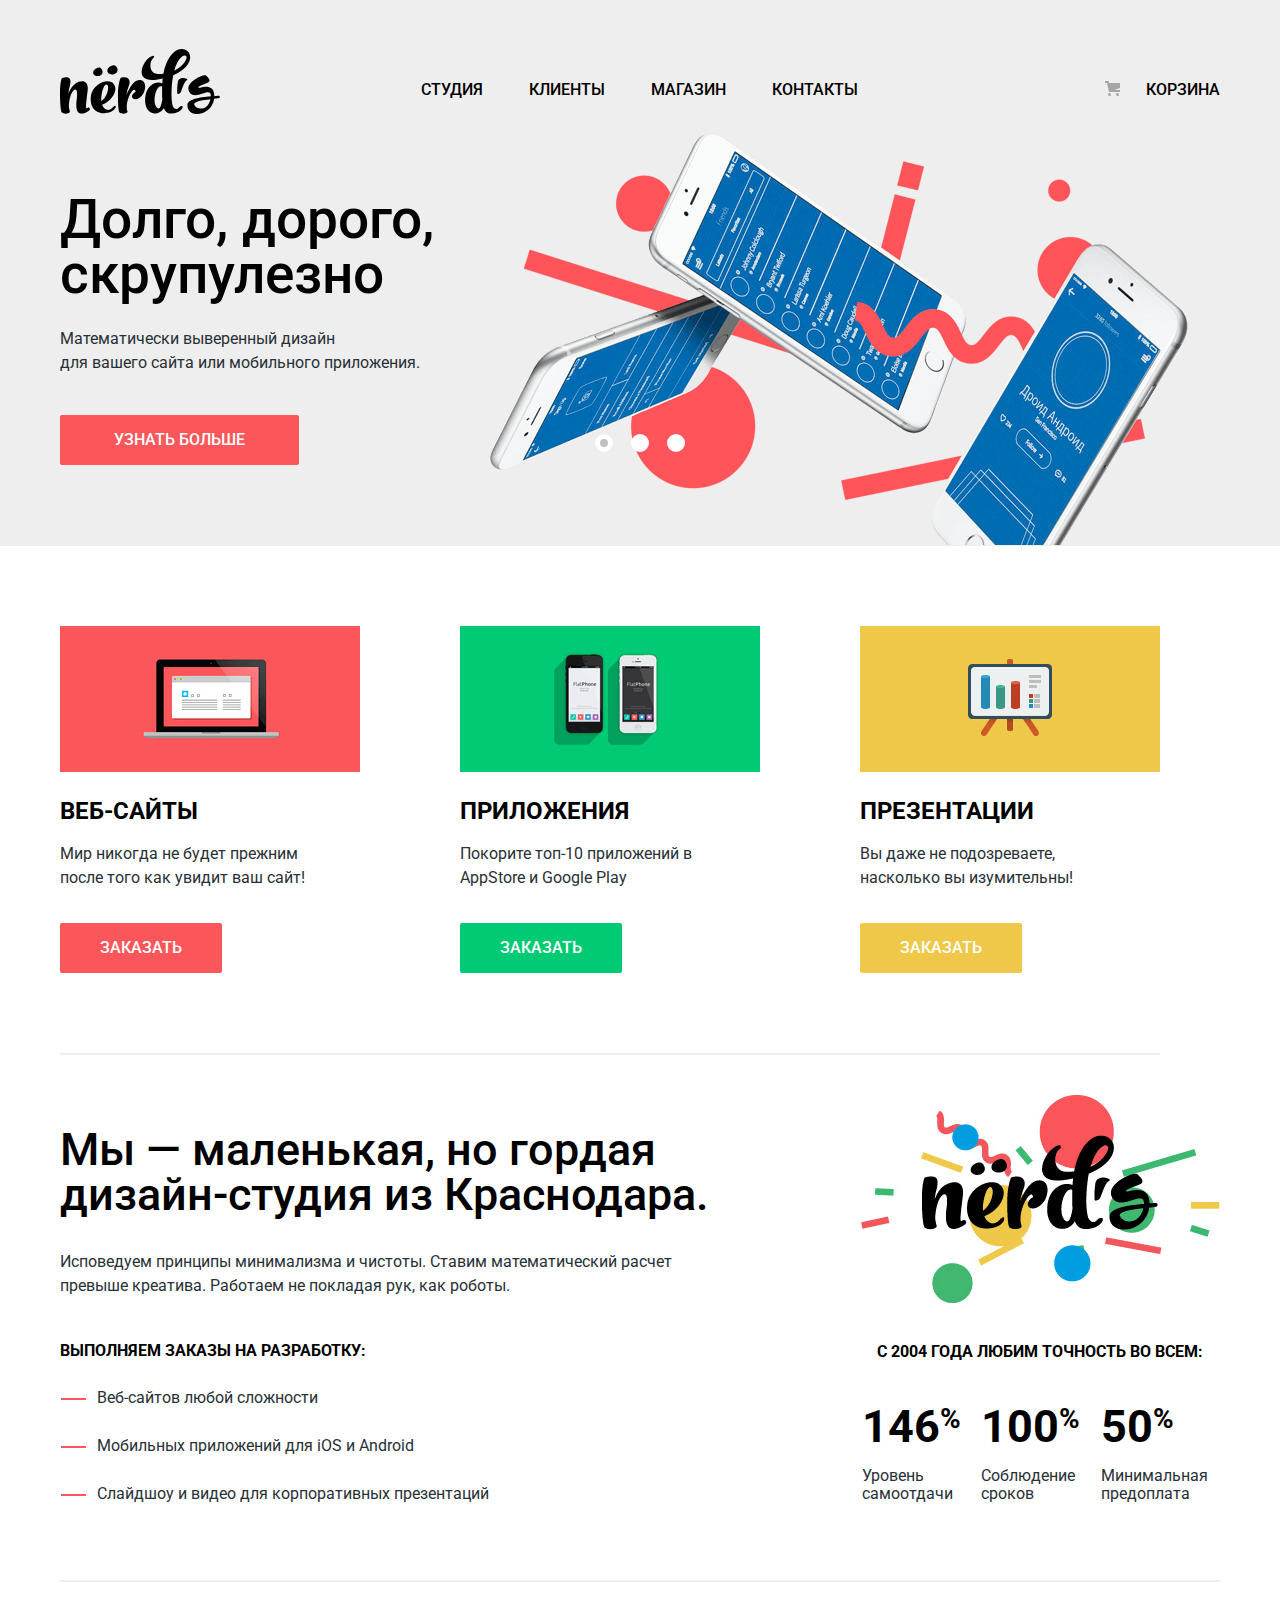
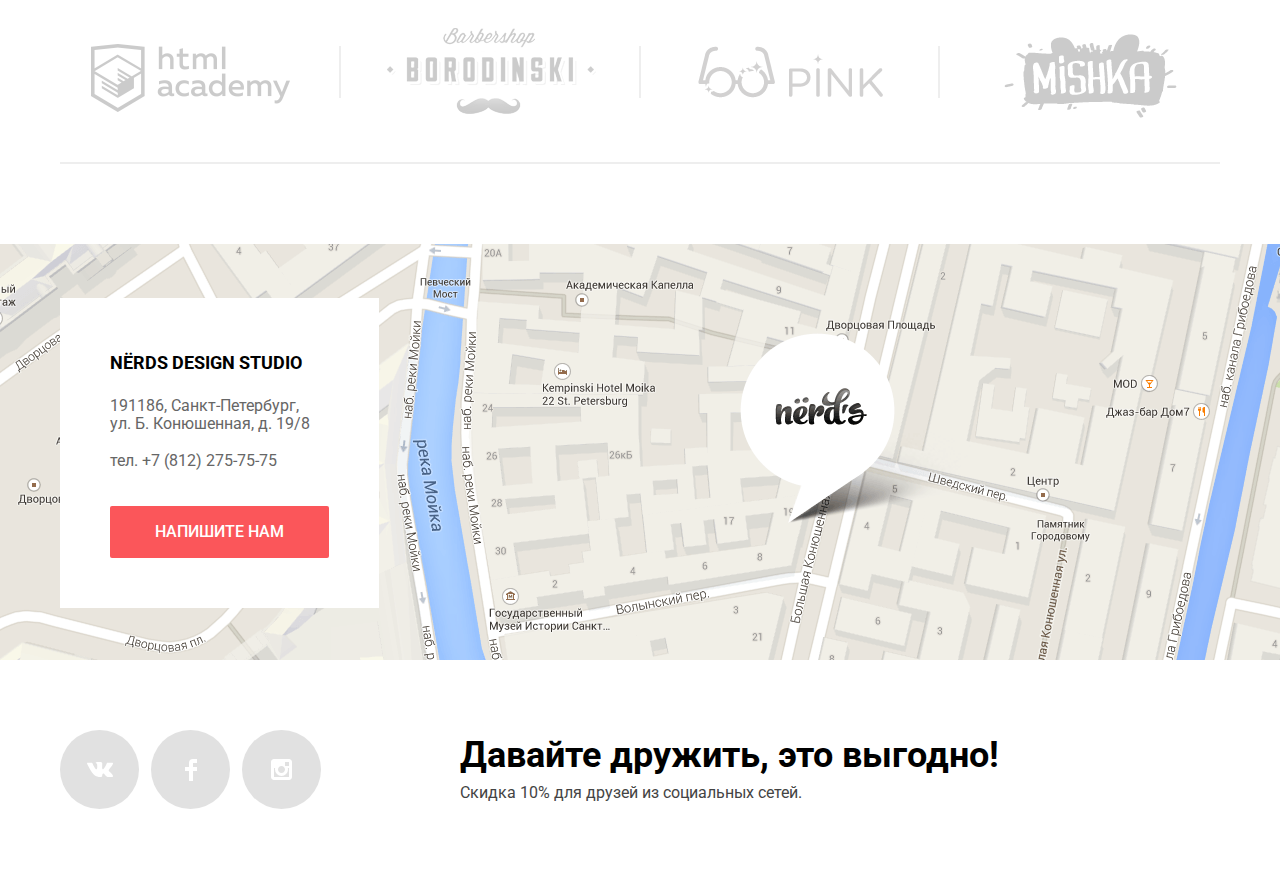
<file: index.html>
<!DOCTYPE html>
<html lang="ru">
<head>
    <meta charset="utf-8">
    <title>Нёрдс</title>
    <link href="https://fonts.googleapis.com/css?family=Roboto:400,500,700&amp;subset=cyrillic" rel="stylesheet">
    <link rel="stylesheet" href="css/normalize.css">
    <link rel="stylesheet" href="css/style.min.css">
</head>
<body>
    <header class="main-header">
        <div class="container">
            <nav class="main-navigation">
                <a class="main-header-logo">
                    <img src="img/nerds-logo.svg" alt="Нёрдс" width="160" height="65">
                </a>
                <ul class="site-navigation">
                    <li><a href="#">Студия</a>
                    </li>
                    <li><a href="#">Клиенты</a>
                    </li>
                    <li><a href="catalog.html">Магазин</a>
                    </li>
                    <li><a href="#">Контакты</a>
                    </li>
                </ul>
                <ul class="user-navigation">
                    <li><a class="basket-link" href="#">Корзина</a>
                    </li>
                </ul>
            </nav>
            <section class="slider">
                <input type="radio" id="btn-1" name="toggle" checked>
                <input type="radio" id="btn-2" name="toggle">
                <input type="radio" id="btn-3" name="toggle">
                <div class="slider-controls">
                    <label for="btn-1"></label>
                    <label for="btn-2"></label>
                    <label for="btn-3"></label>
                </div>
                <div class="slides">
                    <ul>
                        <li class="slide slide-1">
                            <b class="slide-title">Долго, дорого,
								скрупулезно</b>
                            <p>Математически выверенный дизайн для&#160;вашего сайта или мобильного приложения.</p>
                            <a class="btn" href="#">Узнать больше</a>
                        </li>
                        <li class="slide slide-2">
                            <b class="slide-title">Любим математику
								как никто другой</b>
                            <p>Никакого креатива, только математические формулы для расчета идеальных пропорций.</p>
                            <a class="btn" href="#">Узнать больше</a>
                        </li>
                        <li class="slide slide-3">
                            <b class="slide-title">Только ночь,
								только хардкор</b>
                            <p>Работать днем, как все? Мы против этого.<br> Ближе к полуночи работа только начинается.</p>
                            <a class="btn" href="#">Узнать больше</a>
                        </li>
                    </ul>
                </div>
            </section>
        </div>
    </header>
    <main class="container">
        <h1 class="main-title visually-hidden">Студия Nerd's</h1>
        <section class="services">
            <h2 class="services-title visually-hidden">Услуги</h2>
            <ul>
                <li class="services-item services-item-red">
                    <h3>Веб-сайты</h3>
                    <p>Мир никогда не будет прежним после того как увидит ваш сайт!</p>
                    <a class="btn" href="#">Заказать</a>
                </li>
                <li class="services-item services-item-green">
                    <h3>Приложения</h3>
                    <p>Покорите топ-10 приложений в AppStore и Google Play</p>
                    <a class="btn" href="#">Заказать</a>
                </li>
                <li class="services-item services-item-yellow">
                    <h3>Презентации</h3>
                    <p>Вы даже не подозреваете, насколько вы изумительны!</p>
                    <a class="btn" href="#">Заказать</a>
                </li>
            </ul>
        </section>
        <section class="about-company">
            <h2 class="about-company-title visually-hidden">О компании</h2>
            <div class="about-company-left">
                <b class="lead">Мы — маленькая, но гордая
					дизайн-студия из Краснодара.</b>
                <p class="slogan">Исповедуем принципы минимализма и чистоты. Ставим математический расчет превыше креатива. Работаем не покладая рук, как роботы.</p>
                <p class="orders-title">Выполняем заказы на разработку:</p>
                <ul class="orders">
                    <li class="orders-item">Веб-сайтов любой сложности</li>
                    <li class="orders-item">Мобильных приложений для iOS и Android</li>
                    <li class="orders-item">Слайдшоу и видео для корпоративных презентаций</li>
                </ul>
            </div>
            <div class="about-company-right">
                <p class="features-title">C 2004 года Любим точность во всем:</p>
                <table class="features">
                    <tr>
                        <td>146<sup>%</sup>
                        </td>
                        <td>100<sup>%</sup>
                        </td>
                        <td>50<sup>%</sup>
                        </td>
                    </tr>
                    <tr>
                        <th>Уровень самоотдачи</th>
                        <th>Соблюдение сроков</th>
                        <th>Минимальная предоплата</th>
                    </tr>
                </table>
            </div>
        </section>
        <section class="partners">
            <h2 class="partners-title visually-hidden">Партнеры</h2>
            <ul>
                <li class="partners-item htmlacademy-partner">
                    <a href="https://htmlacademy.ru/intensive/htmlcss">
                        <img src="img/logo-1.png" alt="HtmlAcademy" width="199" height="68">
                    </a>
                </li>
                <li class="partners-item barbershop-partner">
                    <a href="#">
                        <img src="img/logo-2.png" alt="Барбершоп Бородинский" width="209" height="90">
                    </a>
                </li>
                <li class="partners-item pink-partner">
                    <a href="#">
                        <img src="img/logo-3.png" alt="Pink" width="185" height="52">
                    </a>
                </li>
                <li class="partners-item mishka-partner">
                    <a href="#">
                        <img src="img/logo-4.png" alt="Mishka" width="173" height="84">
                    </a>
                </li>
            </ul>
        </section>
    </main>
    <div class="map">
        <iframe src="https://www.google.com/maps/embed?pb=!1m18!1m12!1m3!1d1998.599104370521!2d30.320889251606634!3d59.93879418178727!2m3!1f0!2f0!3f0!3m2!1i1024!2i768!4f13.1!3m3!1m2!1s0x4696310fca5ba729%3A0xea9c53d4493c879f!2z0JHQvtC70YzRiNCw0Y8g0JrQvtC90Y7RiNC10L3QvdCw0Y8g0YPQuy4sIDE5LCDQodCw0L3QutGCLdCf0LXRgtC10YDQsdGD0YDQsywgMTkxMTg2!5e0!3m2!1sru!2sru!4v1504654485775" height="416" style="border:0" allowfullscreen></iframe>
        <div class="container">
            <section class="contacts">
                <h2 class="contacts-title visually-hidden">Контакты</h2>
                <b class="contacts-card-title">NЁRDS DESIGN STUDIO</b>
                <p>191186, Санкт-Петербург,<br>
                   ул. Б. Конюшенная, д. 19/8 </p>
                <p>тел. +7 (812) 275-75-75</p>
                <a class="write-us btn" href="feedback.html">Напишите нам</a>
            </section>
        </div>
    </div>
    <footer class="main-footer">
        <section class="footer-social container">
            <div class="footer-social-left">
                <ul>
                    <li><a class="social-button vk-social" href="#"><span class="visually-hidden">Вконтакте</span></a>
                    </li>
                    <li><a class="social-button fb-social" href="#"><span class="visually-hidden">Фейсбук</span></a>
                    </li>
                    <li><a class="social-button insta-social" href="#"><span class="visually-hidden">Инстаграм</span></a>
                    </li>
                </ul>
            </div>
            <div class="footer-social-right">
                <b class="appeal">Давайте дружить, это выгодно!</b>
                <p>Скидка 10% для друзей из социальных сетей.</p>
            </div>
        </section>
    </footer>
    <section class="modal-feedback">
        <h2 class="modal-feedback-title visually-hidden">Обратная связь</h2>
        <b class="feedback-form-title">Напишите нам</b>
        <form class="feedback-form" action="#" method="post">
            <div class="customer-information">
                <p>
                    <label for="name-field">Ваше имя:</label>
                    <input type="text" name="name" id="name-field" placeholder="Представьтесь, пожалуйста">
                </p>
                <p>
                    <label for="email-field">Ваш e-mail:</label>
                    <input type="email" name="email" id="email-field" placeholder="Для отправки ответа">
                </p>
            </div>
            <p>
                <label for="message-field">Текст письма:</label>
                <textarea name="message" id="message-field" placeholder="В свободной форме"></textarea>
            </p>
            <button class="btn" type="submit">Отправить</button>
        </form>
        <button class="modal-close" type="button">Закрыть</button>
    </section>
    <script src="js/script.min.js"></script>
</body>
</html>
</file>
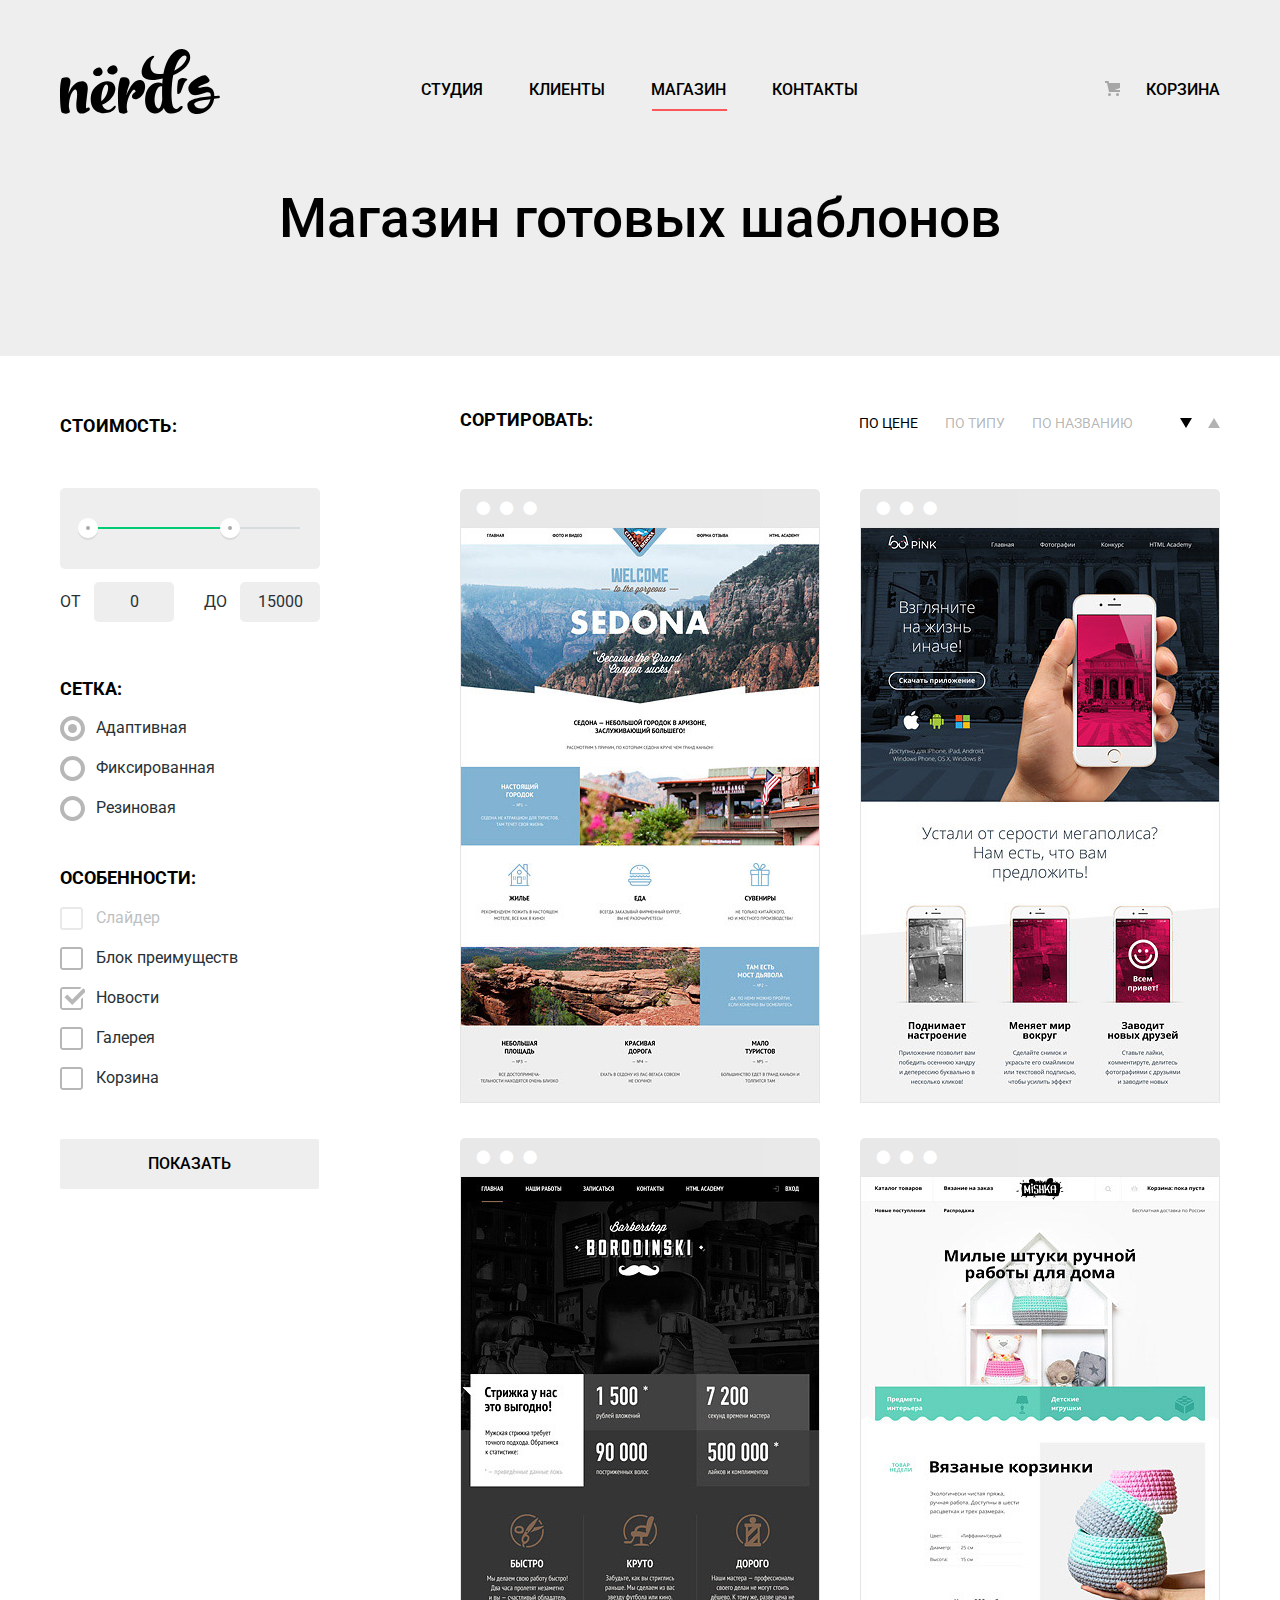
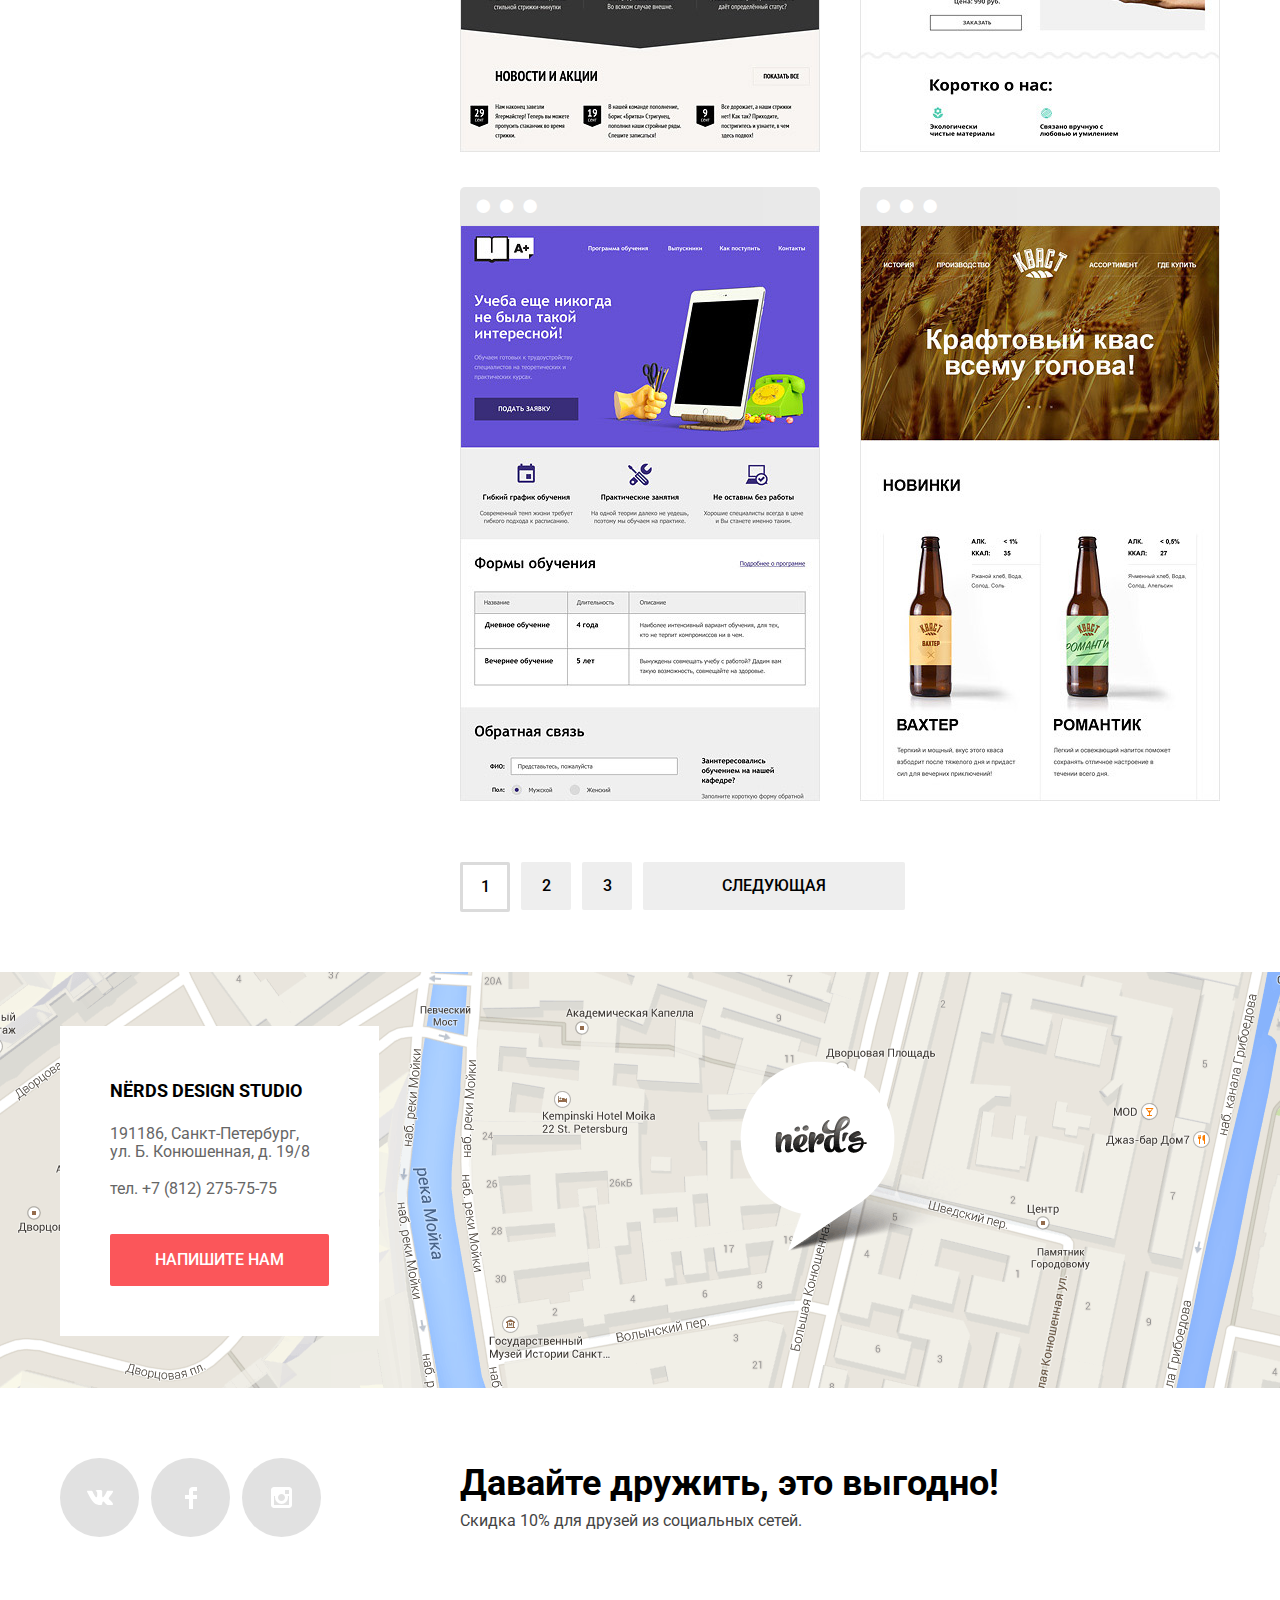
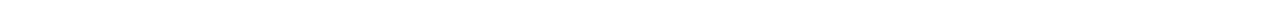
<file: catalog.html>
<!DOCTYPE html>
<html lang="ru">
<head>
    <meta charset="utf-8">
    <title>Каталог Нёрдс</title>
    <link href="https://fonts.googleapis.com/css?family=Roboto:400,500,700&amp;subset=cyrillic" rel="stylesheet">
    <link rel="stylesheet" href="css/normalize.css">
    <link rel="stylesheet" href="css/style.min.css">
</head>
<body class="inner-page">
    <header class="main-header">
        <div class="container">
            <nav class="main-navigation">
                <a class="main-header-logo" href="index.html">
                    <img src="img/nerds-logo.svg" alt="Нёрдс" width="160" height="65">
                </a>
                <ul class="site-navigation">
                    <li><a href="#">Студия</a>
                    </li>
                    <li><a href="#">Клиенты</a>
                    </li>
                    <li><a class="active">Магазин</a>
                    </li>
                    <li><a href="#">Контакты</a>
                    </li>
                </ul>
                <ul class="user-navigation">
                    <li><a class="basket-link" href="#">Корзина</a>
                    </li>
                </ul>
            </nav>
            <h1 class="main-title">Магазин готовых шаблонов</h1>
        </div>
    </header>
    <main class="container">
        <div class="catalog-content">
            <h2 class="catalog-content-title visually-hidden">Каталог</h2>
            <div class="catalog-content-left">
                <form class="catalog-filters" action="https://echo.htmlacademy.ru" method="get">
                    <fieldset class="price-filter">
                        <legend>Стоимость:</legend>
                        <div class="range-filter">
                            <div class="range-controls">
                                <div class="scale">
                                    <div style="width: 70%;" class="bar"></div>
                                    <div class="toggle min-toggle"></div>
                                    <div class="toggle max-toggle"></div>
                                </div>
                            </div>
                            <div class="price-controls">
                                <label class="min-price">от
                                    <input type="text" name="min-price" value="0">
                                </label>
                                <label class="max-price">до
                                    <input type="text" name="max-price" value="15000">
                                </label>
                            </div>
                        </div>
                    </fieldset>
                    <fieldset class="grid-filter">
                        <legend>Сетка:</legend>
                        <p class="filters-item grid-filters-item">
                            <input class="visually-hidden" type="radio" id="grid-1" name="grid" value="adaptive" checked>
                            <label for="grid-1">Адаптивная</label>
                        </p>
                        <p class="filters-item grid-filters-item">
                            <input class="visually-hidden" type="radio" id="grid-2" name="grid" value="fixed">
                            <label for="grid-2">Фиксированная</label>
                        </p>
                        <p class="filters-item grid-filters-item">
                            <input class="visually-hidden" type="radio" id="grid-3" name="grid" value="rubber">
                            <label for="grid-3">Резиновая</label>
                        </p>
                    </fieldset>
                    <fieldset class="features-filter">
                        <legend>Особенности:</legend>
                        <p class="filters-item features-filters-item">
                            <input class="visually-hidden" type="checkbox" name="feature-slider" id="feature-1" disabled>
                            <label for="feature-1">Слайдер</label>
                        </p>
                        <p class="filters-item features-filters-item">
                            <input class="visually-hidden" type="checkbox" name="feature-advantages-block" id="feature-2">
                            <label for="feature-2">Блок преимуществ</label>
                        </p>
                        <p class="filters-item features-filters-item">
                            <input class="visually-hidden" type="checkbox" name="feature-news" id="feature-3" checked>
                            <label for="feature-3">Новости</label>
                        </p>
                        <p class="filters-item features-filters-item">
                            <input class="visually-hidden" type="checkbox" name="feature-gallary" id="feature-4">
                            <label for="feature-4">Галерея</label>
                        </p>
                        <p class="filters-item features-filters-item">
                            <input class="visually-hidden" type="checkbox" name="feature-basket" id="feature-5">
                            <label for="feature-5">Корзина</label>
                        </p>
                    </fieldset>
                    <button class="btn" type="submit">Показать</button>
                </form>
            </div>
            <div class="catalog-content-right">
                <section class="catalog-sorting">
                    <span class="sorting-title">Сортировать:</span>
                    <ul class="sorting-type">
                        <li><a class="active" href="#">По&#160;цене</a>
                        </li>
                        <li><a href="#">По&#160;типу</a>
                        </li>
                        <li><a href="#">По&#160;названию</a>
                        </li>
                    </ul>
                    <ul class="pointers">
                        <li>
                            <a class="pointer pointer-down active">
                                <p class="visually-hidden">В прямом порядке</p>
                            </a>
                        </li>
                        <li>
                            <a class=" pointer pointer-up" href="#">
                                <p class="visually-hidden">В обратном порядке</p>
                            </a>
                        </li>
                    </ul>
                </section>
                <section class="projects">
                    <ul class="projects-list">
                        <li class="projects-item">
                            <div class="cart-block">
                                <img src="img/img-sedona.jpg" alt="Sedona" width="360" height="576">
                                <div class="hover-block">
                                    <a href="#">
                                        <h3 class="project-title">Sedona</h3>
                                    </a>
                                    <p>Информационный сайт для туристов</p>
                                    <a class="btn" href="#">9 900 руб.</a>
                                </div>
                            </div>
                        </li>
                        <li class="projects-item">
                            <div class="cart-block">
                                <img src="img/img-pink.jpg" alt="Pink App" width="360" height="576">
                                <div class="hover-block">
                                    <a href="#">
                                        <h3 class="project-title">Pink App</h3>
                                    </a>
                                    <p>Продуктовый лендинг приложения для iOS и Android</p>
                                    <a class="btn" href="#">9 900 руб.</a>
                                </div>
                            </div>
                        </li>
                        <li class="projects-item">
                            <div class="cart-block">
                                <img src="img/img-barbershop.jpg" alt="Barbershop" width="360" height="576">

                                <div class="hover-block">
                                    <a href="#">
                                        <h3 class="project-title">Barbershop</h3>
                                    </a>
                                    <p>Сайт салоны красоты. Для мужчин, да.</p>
                                    <a class="btn" href="#">9 900 руб.</a>
                                </div>
                            </div>
                        </li>
                        <li class="projects-item">
                            <div class="cart-block">
                                <img src="img/img-mishka.jpg" alt="MISHKA" width="360" height="576">
                                <div class="hover-block">
                                    <a href="#">
                                        <h3 class="project-title">MISHKA</h3>
                                    </a>
                                    <p>Интернет-магазин вязаных игрушек</p>
                                    <a class="btn" href="#">9 900 руб.</a>
                                </div>
                            </div>
                        </li>
                        <li class="projects-item">
                            <div class="cart-block">
                                <img src="img/img-aplus.jpg" alt="A Plus" width="360" height="576">
                                <div class="hover-block">
                                    <a href="#">
                                        <h3 class="project-title">A Plus</h3>
                                    </a>
                                    <p>Лендинг курсов повышения квалификации</p>
                                    <a class="btn" href="#">9 900 руб.</a>
                                </div>
                            </div>
                        </li>
                        <li class="projects-item">
                            <div class="cart-block">
                                <img src="img/img-kvast.jpg" alt="КВАСТ" width="360" height="576">
                                <div class="hover-block">
                                    <a href="#">
                                        <h3 class="project-title">КВАСТ</h3>
                                    </a>
                                    <p>Промо-сайт производителя крафтового кваса</p>
                                    <a class="btn" href="#">9 900 руб.</a>
                                </div>
                            </div>
                        </li>
                    </ul>
                </section>
                <section class="page-numbers">
                    <ul class="page-numbers-list">
                        <li><a class="page-number-item active-page">1</a>
                        </li>
                        <li><a class="page-number-item" href="#">2</a>
                        </li>
                        <li><a class="page-number-item" href="#">3</a>
                        </li>
                        <li><a class="page-number-item next-page" href="#">Следующая</a>
                        </li>
                    </ul>
                </section>
            </div>
        </div>
    </main>
    <div class="map">
        <iframe src="https://www.google.com/maps/embed?pb=!1m18!1m12!1m3!1d1998.599104370521!2d30.320889251606634!3d59.93879418178727!2m3!1f0!2f0!3f0!3m2!1i1024!2i768!4f13.1!3m3!1m2!1s0x4696310fca5ba729%3A0xea9c53d4493c879f!2z0JHQvtC70YzRiNCw0Y8g0JrQvtC90Y7RiNC10L3QvdCw0Y8g0YPQuy4sIDE5LCDQodCw0L3QutGCLdCf0LXRgtC10YDQsdGD0YDQsywgMTkxMTg2!5e0!3m2!1sru!2sru!4v1504654485775" height="416" style="border:0" allowfullscreen></iframe>
        <div class="container">
            <section class="contacts">
                <h2 class="contacts-title visually-hidden">Контакты</h2>
                <b class="contacts-card-title">NЁRDS DESIGN STUDIO</b>
                <p>191186, Санкт-Петербург,<br> 
                   ул. Б. Конюшенная, д. 19/8 </p>
                <p>тел. +7 (812) 275-75-75</p>
                <a class="write-us btn" href="feedback.html">Напишите нам</a>
            </section>
        </div>
    </div>
    <footer class="main-footer">
        <section class="footer-social container">
            <div class="footer-social-left">
                <ul>
                    <li><a class="social-button vk-social" href="#"><span class="visually-hidden">Вконтакте</span></a>
                    </li>
                    <li><a class="social-button fb-social" href="#"><span class="visually-hidden">Фейсбук</span></a>
                    </li>
                    <li><a class="social-button insta-social" href="#"><span class="visually-hidden">Инстаграм</span></a>
                    </li>
                </ul>
            </div>
            <div class="footer-social-right">
                <b class="appeal">Давайте дружить, это выгодно!</b>
                <p>Скидка 10% для друзей из социальных сетей.</p>
            </div>
        </section>
    </footer>
    <section class="modal-feedback">
        <h2 class="modal-feedback-title visually-hidden">Обратная связь</h2>
        <b class="feedback-form-title">Напишите нам</b>
        <form class="feedback-form" action="#" method="post">
            <div class="customer-information">
                <p>
                    <label for="name-field">Ваше имя:</label>
                    <input type="text" name="name" id="name-field" placeholder="Представьтесь, пожалуйста">
                </p>
                <p>
                    <label for="email-field">Ваш e-mail:</label>
                    <input type="email" name="email" id="email-field" placeholder="Для отправки ответа">
                </p>
            </div>
            <p>
                <label for="message-field">Текст письма:</label>
                <textarea name="message" id="message-field" placeholder="В свободной форме"></textarea>
            </p>
            <button class="btn" type="submit">Отправить</button>
        </form>
        <button class="modal-close" type="button">Закрыть</button>
    </section>
    <script src="js/script.min.js"></script>
</body>
</html>
</file>
<file: css/style.min.css>
.basket-link::before,.site-navigation a.active::after,.user-navigation a.active::after{left:1px;background-position:0 0;background-repeat:no-repeat;content:""}.btn,.features-filter legend,.grid-filter legend,.main-header .main-navigation,.price-controls,.price-filter legend,.services-item h3{text-transform:uppercase}body,html{min-width:1200px;min-height:2476px;margin:0;padding:0;font-family:Roboto,Arial,sans-serif;font-weight:400;font-size:16px;line-height:24px;color:#283136;background-color:#fff}.container{width:1160px;margin:0 auto;padding:0 20px}.visually-hidden:not(:focus):not(:active),input[type=checkbox].visually-hidden,input[type=radio].visually-hidden{position:absolute;width:1px;height:1px;margin:-1px;border:0;padding:0;white-space:nowrap;-webkit-clip-path:inset(100%);clip-path:inset(100%);clip:rect(0 0 0 0);overflow:hidden}a{text-decoration:none}img{max-width:100%;height:auto}.btn{display:inline-block;padding:16px 54px;font:inherit;font-weight:500;font-size:16px;line-height:18px;text-align:center;color:#fff;vertical-align:top;background-color:#fb565a;border:none;border-radius:2px}.btn:focus{outline:0;-webkit-box-shadow:0 0 2px 3px #85cbe9;box-shadow:0 0 2px 3px #85cbe9}.btn:hover{background-color:#e74246}.btn:active{color:rgba(255,255,255,.3);background-color:#d7373b}.main-header{padding-top:48px;margin-bottom:80px;background-color:#eee;background-size:100%;border-bottom:1px solid transparent;border-top:1px solid transparent}.inner-page .main-header{margin-bottom:55px}.main-header .main-navigation{display:-webkit-box;display:-ms-flexbox;display:flex;-webkit-box-align:start;-ms-flex-align:start;align-items:flex-start;font-size:16px;line-height:30px;font-weight:500;color:#000}.main-navigation a:focus{outline:0;-webkit-box-shadow:0 6px 2px -3px #85cbe9;box-shadow:0 6px 2px -3px #85cbe9}.main-header-logo{width:160px;height:65px;margin-right:178px}.main-header-logo:hover{opacity:.8}.main-header-logo:active{opacity:.3}.site-navigation a,.user-navigation a{position:relative;display:block;padding-top:26px;padding-bottom:10px;color:#000}.site-navigation li{padding:0 23px}.site-navigation a:hover,.user-navigation a:hover{color:#fb565a}.site-navigation a:active,.user-navigation a:active{color:#000;opacity:.3}.site-navigation a.active,.user-navigation a.active{cursor:default}.site-navigation a.active::after,.user-navigation a.active::after{position:absolute;bottom:4px;width:100%;height:2px;background-image:-webkit-gradient(linear,left top,right top,from(#fb565a),to(#fb565a));background-image:-webkit-linear-gradient(left,#fb565a,#fb565a);background-image:-o-linear-gradient(left,#fb565a,#fb565a);background-image:linear-gradient(to right,#fb565a,#fb565a)}.site-navigation{display:-webkit-box;display:-ms-flexbox;display:flex;-ms-flex-wrap:wrap;flex-wrap:wrap;margin:0;padding:0;list-style:none}.services ul,.user-navigation{display:-webkit-box;display:-ms-flexbox;list-style:none}.user-navigation{display:flex;margin:0 0 0 auto;padding:0 0 0 38px}.user-navigation .basket-link{position:relative;display:block;padding-left:42px}.basket-link::before{position:absolute;top:32px;width:15px;height:15px;background-image:url(../img/cart-icon.svg)}.slider{position:relative;width:1160px}.slider input[type=radio]{position:absolute;opacity:0}.slider-controls{position:absolute;bottom:93px;left:50%;z-index:100;width:200px;height:18px;margin-left:-100px;text-align:center;font-size:0}.inner-page .main-title,.slide-title{font-size:55px;line-height:55px;font-weight:500;color:#000}.slider-controls label{display:inline-block;width:8px;height:8px;margin:0 9px;background-color:#fff;border:5px solid #fff;border-radius:50%;vertical-align:top;cursor:pointer}#btn-1:checked~.slider-controls label[for=btn-1],#btn-2:checked~.slider-controls label[for=btn-2],#btn-3:checked~.slider-controls label[for=btn-3]{background-color:#c1c1c1}#btn-1:focus~.slider-controls label[for=btn-1],#btn-2:focus~.slider-controls label[for=btn-2],#btn-3:focus~.slider-controls label[for=btn-3]{outline:0;-webkit-box-shadow:0 0 2px 3px #85cbe9;box-shadow:0 0 2px 3px #85cbe9}#btn-1:checked~.slides .slide:nth-child(1),#btn-2:checked~.slides .slide:nth-child(2),#btn-3:checked~.slides .slide:nth-child(3){display:block}.slides ul{margin:0;padding:0;list-style:none}.slide{display:none;padding-top:77px;padding-bottom:80px;background-repeat:no-repeat}.slide-1{background-image:url(../img/slide1.png);background-position:430px 18px}.slide-2{background-image:url(../img/slide2.png);background-position:500px top}.slide-3{background-image:url(../img/slide3.png);background-position:400px 19px}.slide-title{display:block;max-width:560px;margin-bottom:25px}.slide-3 .slide-title{max-width:500px}.slide p{max-width:365px;margin-bottom:40px}.slide-2 p{max-width:420px}.inner-page .main-title{margin:76px 0 109px;padding:0;text-align:center}.services ul{display:flex;-webkit-box-pack:justify;-ms-flex-pack:justify;justify-content:space-between;width:1100px;margin:0;padding:0 0 80px;border-bottom:2px solid #eee}.about-company,.partners ul{display:-webkit-box;display:-ms-flexbox;border-bottom:2px solid #eee}.services-item{position:relative;width:300px}.services-item-green::before,.services-item-red::before,.services-item-yellow::before{position:absolute;content:"";top:0;width:300px;height:146px;background-repeat:no-repeat;background-position:left top}.about-company-right,.orders-item::before,.partners-item::after{background-position:0 0;background-repeat:no-repeat}.services-item-red::before{background-color:#fb565a;background-image:url(../img/illustration-1.png)}.services-item-green::before{background-color:#00ca74;background-image:url(../img/illustration-2.png)}.services-item-yellow::before{background-color:#efc849;background-image:url(../img/illustration-3.png)}.services-item h3{margin:170px 0 0;padding:0;font-size:24px;line-height:30px;font-weight:700;color:#000}.services-item p{max-width:260px;margin-bottom:33px}.services-item .btn{padding:16px 40px}.services-item-green .btn{background-color:#00ca74}.services-item-yellow .btn{background-color:#efc849}.services-item-green .btn:hover{background-color:#00bc6c}.services-item-yellow .btn:hover{background-color:#eab534}.services-item-green .btn:active{color:rgba(255,255,255,.3);background-color:#00aa62}.services-item-yellow .btn:active{color:rgba(255,255,255,.3);background-color:#e5a722}.about-company{display:flex;padding-bottom:74px}.about-company-left{width:760px;margin-right:40px;margin-top:72px}.about-company-left .lead{font-weight:500;font-size:45px;line-height:45px;color:#000}.about-company-left .slogan{max-width:660px;margin:33px 0 41px}.about-company-left .orders-title,.about-company-right .features-title{font-weight:700;font-size:16px;line-height:24px;color:#000;text-transform:uppercase}.orders{margin:23px 0 0;padding:0 0 0 37px;list-style:none}.orders-item{position:relative;margin-bottom:24px}.orders-item:last-child{margin-bottom:0}.orders-item::before{position:absolute;content:"";top:12px;left:-36px;width:25px;height:2px;background-image:-webkit-gradient(linear,left top,right top,from(#fb565a),to(#fb565a));background-image:-webkit-linear-gradient(left,#fb565a,#fb565a);background-image:-o-linear-gradient(left,#fb565a,#fb565a);background-image:linear-gradient(to right,#fb565a,#fb565a)}.about-company-right{width:360px;margin-top:40px;background-image:url(../img/nerds-illustration.png)}.about-company-right .features-title{margin:245px 0 0 17px}.about-company-right table{width:100%;margin-top:56px}.about-company-right td,.about-company-right th{width:33.3%;padding:0;text-align:left}.about-company-right sup{font-size:28px;vertical-align:center}.about-company-right th{padding-top:32px;font-weight:400;font-size:16px;line-height:18px;color:#283136}.about-company-right td{font-weight:700;font-size:45px;line-height:10.06px;color:#000}.partners ul{display:flex;-webkit-box-pack:justify;-ms-flex-pack:justify;justify-content:space-between;-ms-flex-wrap:wrap;flex-wrap:wrap;margin:0;padding:46px 0 44px;list-style:none}.catalog-content,.partners-item{display:-webkit-box;display:-ms-flexbox}.partners-item{position:relative;display:flex}.partners-item::after{position:absolute;content:"";top:18px;right:0;width:2px;height:52px;background-image:-webkit-gradient(linear,left top,left bottom,from(#eee),to(#eee));background-image:-webkit-linear-gradient(top,#eee,#eee);background-image:-o-linear-gradient(top,#eee,#eee);background-image:linear-gradient(to bottom,#eee,#eee)}.partners-item:last-child::after{content:none}.partners-item img{display:block}.partners-item a{margin:auto;opacity:.2}.htmlacademy-partner a{margin-top:16px;margin-bottom:6px;padding-left:31px;padding-right:51px}.barbershop-partner a{padding:0 45px}.pink-partner a{margin-top:18px;padding:0 57px}.mishka-partner a{margin-top:6px;padding-left:63px;padding-right:43px}.partners-item:first-child a{margin-top:16px;margin-bottom:6px}.partners-item a:focus{outline:0;-webkit-box-shadow:0 0 2px 3px #85cbe9;box-shadow:0 0 2px 3px #85cbe9;opacity:1}.partners-item a:hover{opacity:1}.partners-item a:active{opacity:.1}.catalog-content{display:flex}.catalog-sorting,.sorting-type{display:-webkit-box;display:-ms-flexbox}.catalog-content-left{-ms-flex-preferred-size:300px;flex-basis:300px;margin-right:100px}.catalog-filters fieldset{margin:0;padding:0;border:none}.price-filter legend{margin-bottom:47px;font-weight:700;font-size:18px;line-height:30px;color:#000;letter-spacing:.01em}.price-filter .range-filter{width:260px;margin-bottom:42px}.range-controls{position:relative;height:80px;margin-bottom:13px;padding:0 20px;background-color:#eee;border-radius:5px;border-top:1px solid transparent}.range-controls .scale{margin-top:38px;height:2px;background-color:#d7dcde}.range-controls .bar{height:2px;background-color:#00ca74}.range-controls .toggle{position:absolute;top:29px;width:20px;height:23px;background-image:url(../img/filter-button.svg);background-repeat:no-repeat;cursor:pointer;vertical-align:top}.range-controls .min-toggle{left:18px}.range-controls .max-toggle{left:160px}.price-controls input{width:60px;padding:9px 10px;margin-left:9px;margin-bottom:10px;font-family:Roboto,Arial,sans-serif;font-weight:400;font-size:16px;line-height:22px;text-align:center;color:#283136;border:0;border-radius:5px;background-color:#eee}.pointer-down,.pointer-up{border-left:6px solid transparent;border-right:6px solid transparent}.price-controls .min-price{margin-right:26px}.features-filter legend,.grid-filter legend{margin:0 0 12px;font-weight:700;font-size:18px;line-height:30px;color:#000}.features-filter legend{margin-bottom:13px}.filters-item{margin:0 0 18px;padding-top:2px}.grid-filter .filters-item:last-child{margin-bottom:45px}.features-filters-item,.grid-filters-item{position:relative;padding-left:36px;font-weight:400;font-size:16px;line-height:20px;color:#283136}.features-filters-item input+label::before,.grid-filters-item input+label::before{position:absolute;content:"";width:25px;height:25px;background-position:0 0;left:0;background-repeat:no-repeat}.sorting-title,.sorting-type a{line-height:18px;text-transform:uppercase}.filters-item:hover input+label,grid-filters-item input:focus+label{color:#000}.filters-item label{cursor:pointer}.filters-item input:disabled+label{opacity:.3;cursor:default}.grid-filters-item input+label::before{top:0;background-image:url(../img/radio-off.svg);opacity:.4}.grid-filters-item:hover input+label::before{opacity:1}.grid-filters-item input:focus+label::before{outline:0;-webkit-box-shadow:0 0 2px 3px #85cbe9;box-shadow:0 0 2px 3px #85cbe9;opacity:1}.grid-filters-item input:checked+label::before{background-image:url(../img/radio-on.svg)}.features-filters-item input+label::before{top:1px;background-image:url(../img/checkbox-off.svg);opacity:.4}.features-filters-item input:hover+label::before,.features-filters-item:hover input+label::before{opacity:1}.features-filters-item input:focus+label::before{outline:0;-webkit-box-shadow:0 0 2px 3px #85cbe9;box-shadow:0 0 2px 3px #85cbe9}.features-filters-item input:checked+label::before{background-image:url(../img/checkbox-on.svg)}.catalog-filters .btn{margin-top:33px;padding:16px 88px;color:#000;background-color:#eee;cursor:pointer}.catalog-filters .btn:hover{background-color:#dfdfdf}.catalog-filters .btn:active{color:rgba(0,0,0,.3);background-color:#d5d5d5;-webkit-box-shadow:inset 0 3px 0 0 rgba(0,1,1,.1);box-shadow:inset 0 3px 0 0 rgba(0,1,1,.1)}.catalog-content-right{-ms-flex-preferred-size:760px;flex-basis:760px}.catalog-sorting{display:flex;margin-bottom:92px}.sorting-title{width:160px;margin-right:auto;-ms-flex-negative:0;flex-shrink:0;font-weight:700;font-size:18px;color:#000}.sorting-type{display:flex;-ms-flex-wrap:wrap;flex-wrap:wrap;margin:0 0 0 auto;padding:0;list-style:none}.sorting-type li{-ms-flex-negative:0;flex-shrink:0}.sorting-type a{margin-right:27px;font-weight:400;font-size:14px;color:rgba(0,0,0,.3)}.sorting-type a:focus{outline:0;-webkit-box-shadow:0 0 2px 3px #85cbe9;box-shadow:0 0 2px 3px #85cbe9;color:rgba(0,0,0,.6)}.pointer-down:focus,.pointer-up:focus{-webkit-box-shadow:0 0 2px 3px #85cbe9;outline:0}.sorting-type a:hover{color:rgba(0,0,0,.6)}.sorting-type a.active,.sorting-type a:active{color:rgba(0,0,0,1)}.pointers{display:-webkit-box;display:-ms-flexbox;display:flex;-webkit-box-pack:justify;-ms-flex-pack:justify;-ms-flex-negative:0;flex-shrink:0;justify-content:space-between;width:40px;margin:0;padding:0 0 0 20px;list-style:none}.pointer{-ms-flex-negative:0;flex-shrink:0;display:inline-block;width:0;height:0;vertical-align:center}.pointer-down{border-top:10px solid rgba(0,0,0,.3)}.pointer-down:focus,.pointer-down:hover{border-top:10px solid rgba(0,0,0,.6)}.pointer-up{border-bottom:10px solid rgba(0,0,0,.3)}.pointer-up:focus,.pointer-up:hover{border-bottom:10px solid rgba(0,0,0,.6)}.pointer-down:focus,.pointer-up:focus{box-shadow:0 0 2px 3px #85cbe9}.pointer-down.active,.pointer-down:active{border-top:10px solid rgba(0,0,0,1)}.pointer-up.active,.pointer-up:active{border-bottom:10px solid rgba(0,0,0,1)}.projects .projects-list{display:-webkit-box;display:-ms-flexbox;display:flex;-ms-flex-wrap:wrap;flex-wrap:wrap;-webkit-box-pack:justify;-ms-flex-pack:justify;justify-content:space-between;margin:0 0 61px;padding:0;list-style:none}.projects-item{-ms-flex-preferred-size:360px;flex-basis:360px;margin-bottom:73px}.projects-item:nth-last-child(1),.projects-item:nth-last-child(2){margin-bottom:0}.projects-item .cart-block{position:relative}.cart-block img{display:block}.cart-block::before{position:absolute;content:"\25CF \25CF \25CF";top:-38px;left:0;width:100%;height:38px;padding-left:14px;padding-top:6px;font-size:31px;letter-spacing:.15em;color:#fff;background-color:#4d4d4d;-webkit-box-sizing:border-box;box-sizing:border-box;border-radius:5px 5px 0 0;opacity:.12}.cart-block:hover::before{opacity:1}.cart-block .hover-block{position:absolute;bottom:0;display:none;width:360px;min-height:230px;text-align:center;background-color:#eee}.cart-block:hover .hover-block{display:block}.footer-social,.page-numbers-list{display:-webkit-box;display:-ms-flexbox}.hover-block .project-title{margin:26px 0 16px;padding:0;font-weight:700;font-size:18px;line-height:30px;color:#000;text-transform:uppercase}.hover-block p{max-width:240px;max-height:380px;margin:0 auto 30px;font-weight:400;font-size:16px;line-height:18px;color:#666;overflow-y:auto}.projects-item:nth-child(1) .hover-block p,.projects-item:nth-child(3) .hover-block p,.projects-item:nth-child(4) .hover-block p{max-width:200px}.project-title:hover{color:#fb565a}.project-title:active{color:rgba(0,0,0,.3)}.hover-block .btn{padding:16px 60px;margin-bottom:43px}.hover-block .btn:active{color:#fff}.page-numbers-list{display:flex;margin:0;padding:0;list-style:none}.page-number-item{display:block;height:18px;min-width:10px;padding:15px 20px;margin-right:11px;font-weight:500;font-size:16px;line-height:18px;color:#000;text-align:center;text-transform:uppercase;background-color:#eee;border-radius:2px}.page-number-item:not(.active-page):focus{outline:0;-webkit-box-shadow:0 0 2px 3px #85cbe9;box-shadow:0 0 2px 3px #85cbe9;background-color:#dfdfdf}.page-number-item:not(.active-page):hover{background-color:#dfdfdf}.page-number-item:not(.active-page):active{color:rgba(0,0,0,.3);background-color:#d5d5d5;-webkit-box-shadow:inset 0 3px 0 0 rgba(0,1,1,.1);box-shadow:inset 0 3px 0 0 rgba(0,1,1,.1)}.page-numbers-list .active-page{height:18px;min-width:12px;padding:13px 16px;background-color:#fff;border:3px solid #dbdbdb}.map,.map iframe{position:relative;height:416px}.page-numbers-list .next-page{padding:15px 79px}.map{margin-top:80px;background-color:#e9e5dc;background-image:url(../img/map-and-marker.png);background-repeat:no-repeat;background-position:top center;background-size:cover}.footer-social-left .fb-social,.footer-social-left .insta-social,.footer-social-left .vk-social{background-repeat:no-repeat;background-position:center center}.map iframe{top:0;left:50%;z-index:2;min-width:1200px;width:100%;border:none;-webkit-transform:translate(-50%);-ms-transform:translate(-50%);transform:translate(-50%)}.inner-page .map{margin-top:60px}.map .contacts{position:absolute;top:54px;z-index:3;padding:50px;background-color:#fff}.contacts .contacts-card-title{font-weight:700;font-size:18px;line-height:30px;color:#000;text-transform:uppercase}.contacts p{margin:19px 0 0;font-weight:400;font-size:16px;line-height:18px;color:#666}.contacts .btn{margin-top:36px;padding:17px 45px}.footer-social{display:flex;padding:70px 0 50px}.footer-social-left{width:360px;margin-right:40px}.footer-social-left ul{display:-webkit-box;display:-ms-flexbox;display:flex;-ms-flex-wrap:wrap;flex-wrap:wrap;margin:0;padding:0;list-style:none}.footer-social-left .social-button{display:block;width:79px;height:79px;margin-right:12px;margin-bottom:20px;border-radius:50%;color:#000;background-color:#e1e1e1}.footer-social-left .vk-social{background-image:url(../img/vk-icon.svg)}.footer-social-left .fb-social{background-image:url(../img/fb-icon.svg)}.footer-social-left .insta-social{background-image:url(../img/insta-icon.svg)}.footer-social-left .social-button:focus{outline:0;-webkit-box-shadow:0 0 2px 3px #85cbe9;box-shadow:0 0 2px 3px #85cbe9}.footer-social-left .social-button:focus,.footer-social-left .social-button:hover{background-color:#e74246}.footer-social-left .fb-social:active,.footer-social-left .insta-social:active,.footer-social-left .vk-social:active{background-color:#d7373b;background-position:center center;background-repeat:no-repeat}.footer-social-left .vk-social:active{background-image:url(../img/vk-icon-active.svg)}.footer-social-left .fb-social:active{background-image:url(../img/fb-icon-active.svg)}.footer-social-left .insta-social:active{background-image:url(../img/insta-icon-active.svg)}.footer-social-right{margin-top:7px;width:660px}.footer-social-right .appeal{font-weight:700;font-size:36px;line-height:36px;color:#000}.footer-social-right p{margin:8px 0 0;font-weight:400;font-size:16px;line-height:22px;color:#444}@-webkit-keyframes bounce{0%{-webkit-transform:translateY(-2000px);transform:translateY(-2000px)}70%{-webkit-transform:translateY(30px);transform:translateY(30px)}90%{-webkit-transform:translateY(-10px);transform:translateY(-10px)}100%{-webkit-transform:translateY(0);transform:translateY(0)}}@keyframes bounce{0%{-webkit-transform:translateY(-2000px);transform:translateY(-2000px)}70%{-webkit-transform:translateY(30px);transform:translateY(30px)}90%{-webkit-transform:translateY(-10px);transform:translateY(-10px)}100%{-webkit-transform:translateY(0);transform:translateY(0)}}@-webkit-keyframes shake{0%,100%{-webkit-transform:translateX(0);transform:translateX(0)}10%,30%,50%,70%,90%{-webkit-transform:translateX(-10px);transform:translateX(-10px)}20%,40%,60%,80%{-webkit-transform:translateX(10px);transform:translateX(10px)}}@keyframes shake{0%,100%{-webkit-transform:translateX(0);transform:translateX(0)}10%,30%,50%,70%,90%{-webkit-transform:translateX(-10px);transform:translateX(-10px)}20%,40%,60%,80%{-webkit-transform:translateX(10px);transform:translateX(10px)}}.modal-feedback{position:fixed;top:30px;left:50%;z-index:1000;display:none;width:760px;margin-left:-480px;padding:67px 100px 83px;background-color:#fff;-webkit-box-shadow:0 20px 40px rgba(0,1,1,.75);box-shadow:0 20px 40px rgba(0,1,1,.75)}.modal-show{display:block;-webkit-animation:bounce .6s;animation:bounce .6s}.modal-error{-webkit-animation:shake .6s;animation:shake .6s}.feedback-form-title{display:block;margin:0 0 40px;font-weight:500;font-size:45px;line-height:45px;color:#000;background-color:#fff}.feedback-form .customer-information{display:-webkit-box;display:-ms-flexbox;display:flex;-webkit-box-orient:horizontal;-webkit-box-direction:normal;-ms-flex-direction:row;flex-direction:row;-webkit-box-pack:justify;-ms-flex-pack:justify;justify-content:space-between;margin-bottom:34px}.feedback-form p{margin:0}.feedback-form label{display:block;margin-bottom:10px;font-weight:700;font-size:16px;line-height:18px;color:#000}.feedback-form input,.feedback-form textarea{font:inherit;font-weight:400;font-size:16px;line-height:18px;color:rgba(68,68,68,.5);border:2px solid #d7dcde;outline:0}.feedback-form input::-webkit-input-placeholder,.feedback-form textarea::-webkit-input-placeholder{color:rgba(68,68,68,.5)}.feedback-form input:-moz-placeholder,.feedback-form textarea::-webkit-input-placeholder{color:rgba(68,68,68,.5)}.feedback-form input[type=text],.feedback-form input[type=email]{-webkit-box-sizing:border-box;box-sizing:border-box;width:360px;padding:15px}.feedback-form textarea{-webkit-box-sizing:border-box;box-sizing:border-box;width:760px;min-height:116px;padding-top:9px;padding-left:15px;margin-bottom:44px;resize:none}.feedback-form input:hover,.feedback-form textarea:hover{border:2px solid #b4b9bb}.feedback-form input:focus,.feedback-form textarea:focus{color:#444;border:2px solid #000}.feedback-form input:invalid,.feedback-form textarea:invalid{color:#e74246;border:2px solid #e74246}.feedback-form .btn{padding:16px 85px;cursor:pointer}.modal-close{position:absolute;right:89px;top:78px;width:21px;height:21px;font-size:0;background-color:transparent;background-image:url(../img/close-cross.svg);background-repeat:no-repeat;background-position:0 0;opacity:.3;border:0;cursor:pointer}.modal-close:hover{opacity:1}.modal-close:active{opacity:.1}
</file>
